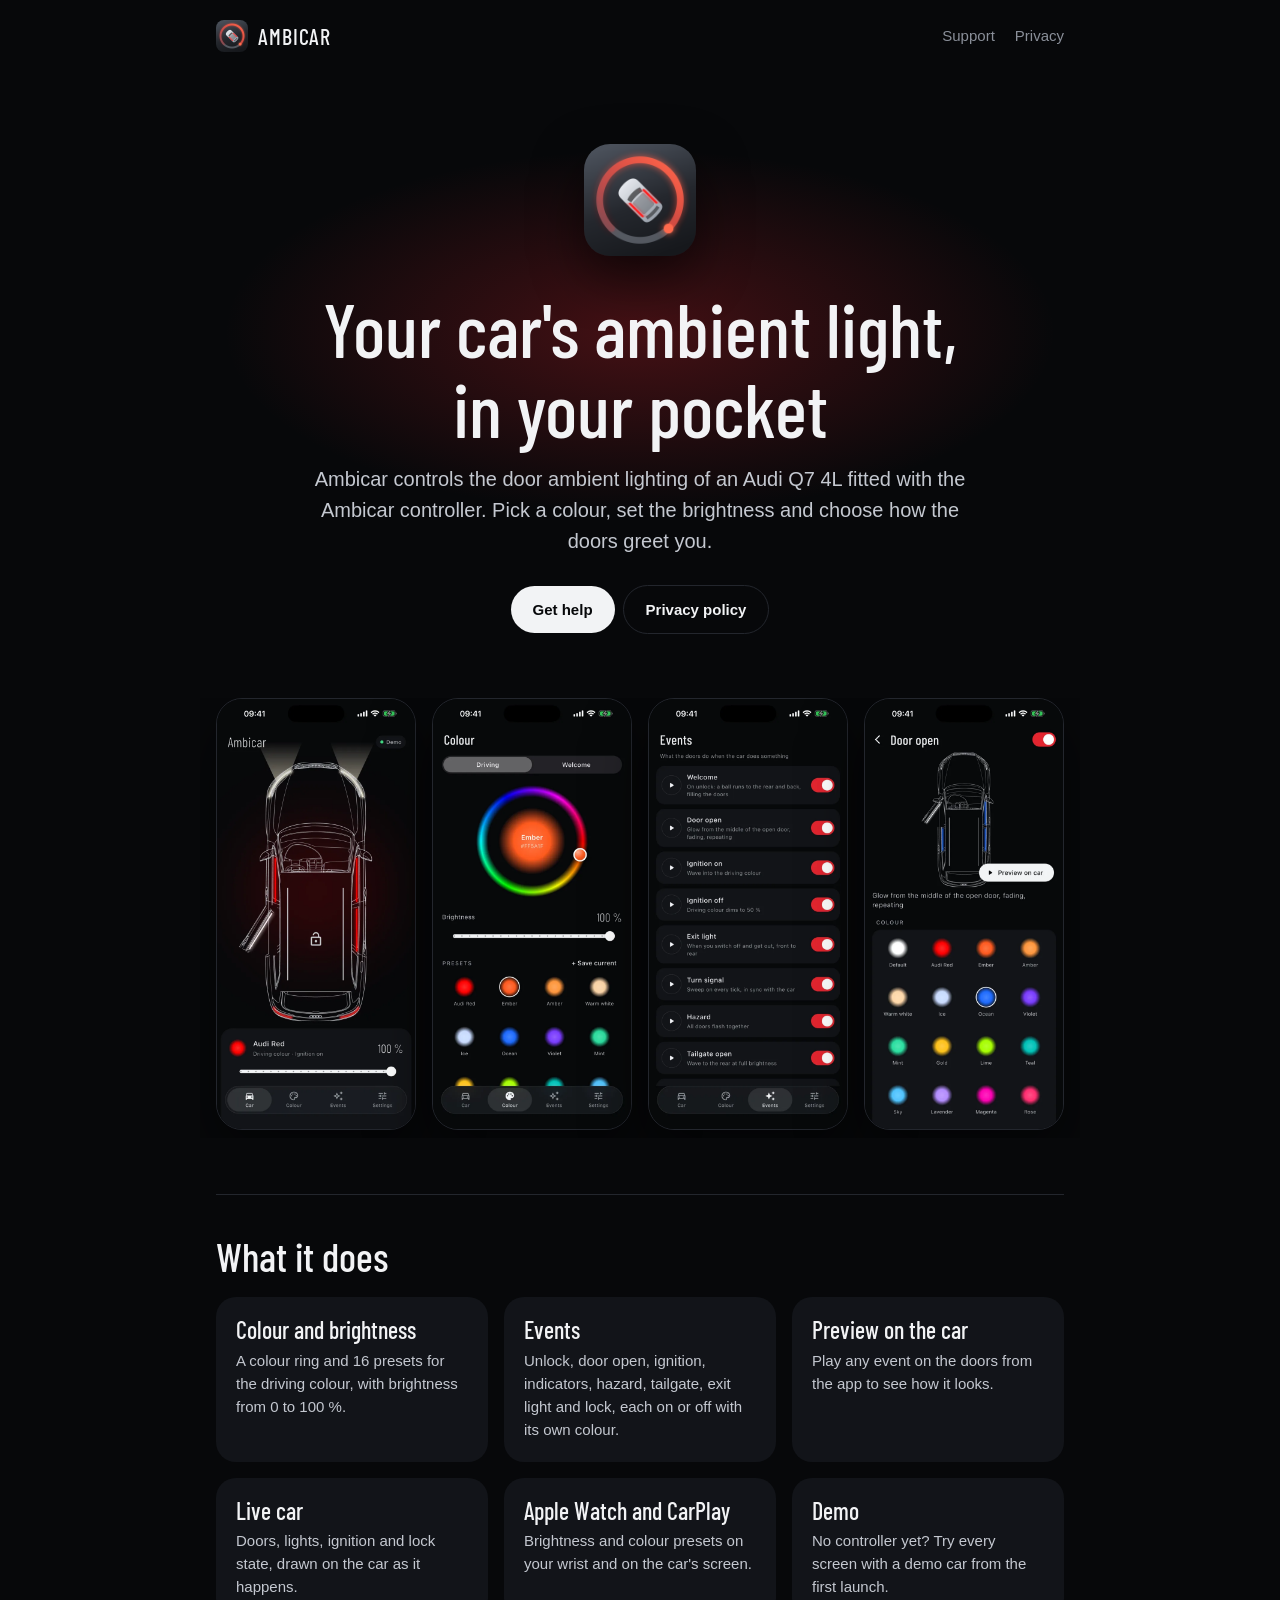
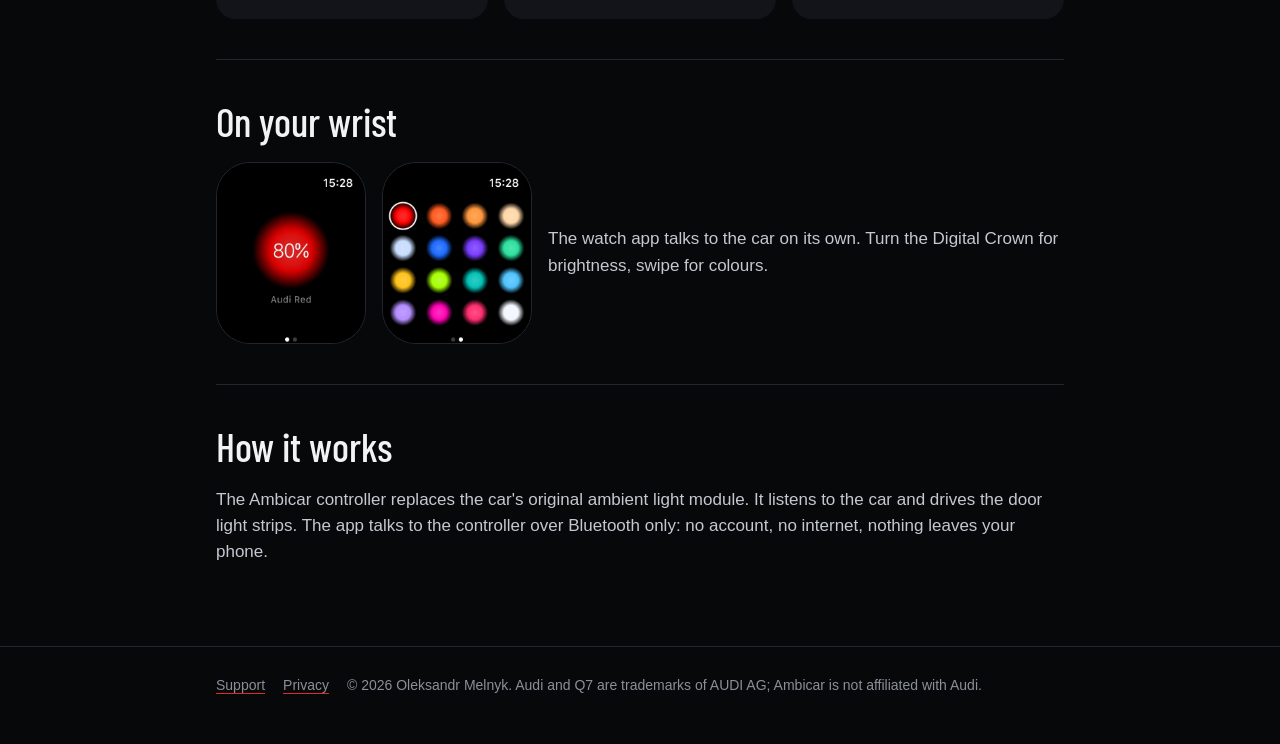
<file: index.html>
<!doctype html>
<html lang="en">
<head>
  <meta charset="utf-8">
  <meta name="viewport" content="width=device-width, initial-scale=1">
  <title>Ambicar</title>
  <meta property="og:image" content="https://ambicar.alexmelnyk.io/assets/shots/og.jpg">
  <meta name="description" content="Ambicar controls the door ambient lighting of an Audi Q7 4L fitted with the Ambicar controller: colour, brightness and how the doors greet you.">
  <link rel="icon" href="assets/icon.png">
  <link rel="apple-touch-icon" href="assets/apple-touch-icon.png">
  <link rel="stylesheet" href="assets/style.css">
</head>
<body>
  <div class="wrap">
    <header class="top">
      <a class="brand" href="/"><img src="assets/icon.png" alt=""><span>AMBICAR</span></a>
      <nav><a href="/support/">Support</a><a href="/privacy/">Privacy</a></nav>
    </header>

    <div class="hero">
      <img class="icon" src="assets/icon.png" alt="Ambicar app icon">
      <h1>Your car's ambient light,<br>in your pocket</h1>
      <p class="lead">Ambicar controls the door ambient lighting of an Audi Q7 4L fitted with the Ambicar controller. Pick a colour, set the brightness and choose how the doors greet you.</p>
      <a class="badge" href="/support/">Get help</a><a class="badge ghost" href="/privacy/">Privacy policy</a>
    </div>

    <div class="shots" aria-label="App screenshots">
      <img src="assets/shots/1-car.webp" width="660" height="1434" alt="Car tab: the Q7 from above with a door open and the light strips lit">
      <img src="assets/shots/2-colour.webp" width="660" height="1434" alt="Colour tab: colour ring, brightness and presets">
      <img src="assets/shots/3-events.webp" width="660" height="1434" alt="Events tab: each event with a preview button and a switch">
      <img src="assets/shots/4-event.webp" width="660" height="1434" alt="Door open event with its own colour">
    </div>

    <section>
      <h2>What it does</h2>
      <div class="grid">
        <div class="card"><h3>Colour and brightness</h3><p>A colour ring and 16 presets for the driving colour, with brightness from 0 to 100 %.</p></div>
        <div class="card"><h3>Events</h3><p>Unlock, door open, ignition, indicators, hazard, tailgate, exit light and lock, each on or off with its own colour.</p></div>
        <div class="card"><h3>Preview on the car</h3><p>Play any event on the doors from the app to see how it looks.</p></div>
        <div class="card"><h3>Live car</h3><p>Doors, lights, ignition and lock state, drawn on the car as it happens.</p></div>
        <div class="card"><h3>Apple Watch and CarPlay</h3><p>Brightness and colour presets on your wrist and on the car's screen.</p></div>
        <div class="card"><h3>Demo</h3><p>No controller yet? Try every screen with a demo car from the first launch.</p></div>
      </div>
    </section>

    <section>
      <h2>On your wrist</h2>
      <div class="watch">
        <img src="assets/shots/watch-1-brightness.webp" width="422" height="514" alt="Apple Watch: brightness on the Digital Crown">
        <img src="assets/shots/watch-2-colours.webp" width="422" height="514" alt="Apple Watch: colour presets">
        <p>The watch app talks to the car on its own. Turn the Digital Crown for brightness, swipe for colours.</p>
      </div>
    </section>

    <section>
      <h2>How it works</h2>
      <p class="lead" style="color:var(--soft);margin:0">The Ambicar controller replaces the car's original ambient light module. It listens to the car and drives the door light strips. The app talks to the controller over Bluetooth only: no account, no internet, nothing leaves your phone.</p>
    </section>
  </div>

  <footer><div class="wrap"><a href="/support/">Support</a><a href="/privacy/">Privacy</a>© 2026 Oleksandr Melnyk. Audi and Q7 are trademarks of AUDI AG; Ambicar is not affiliated with Audi.</div></footer>
</body>
</html>
</file>
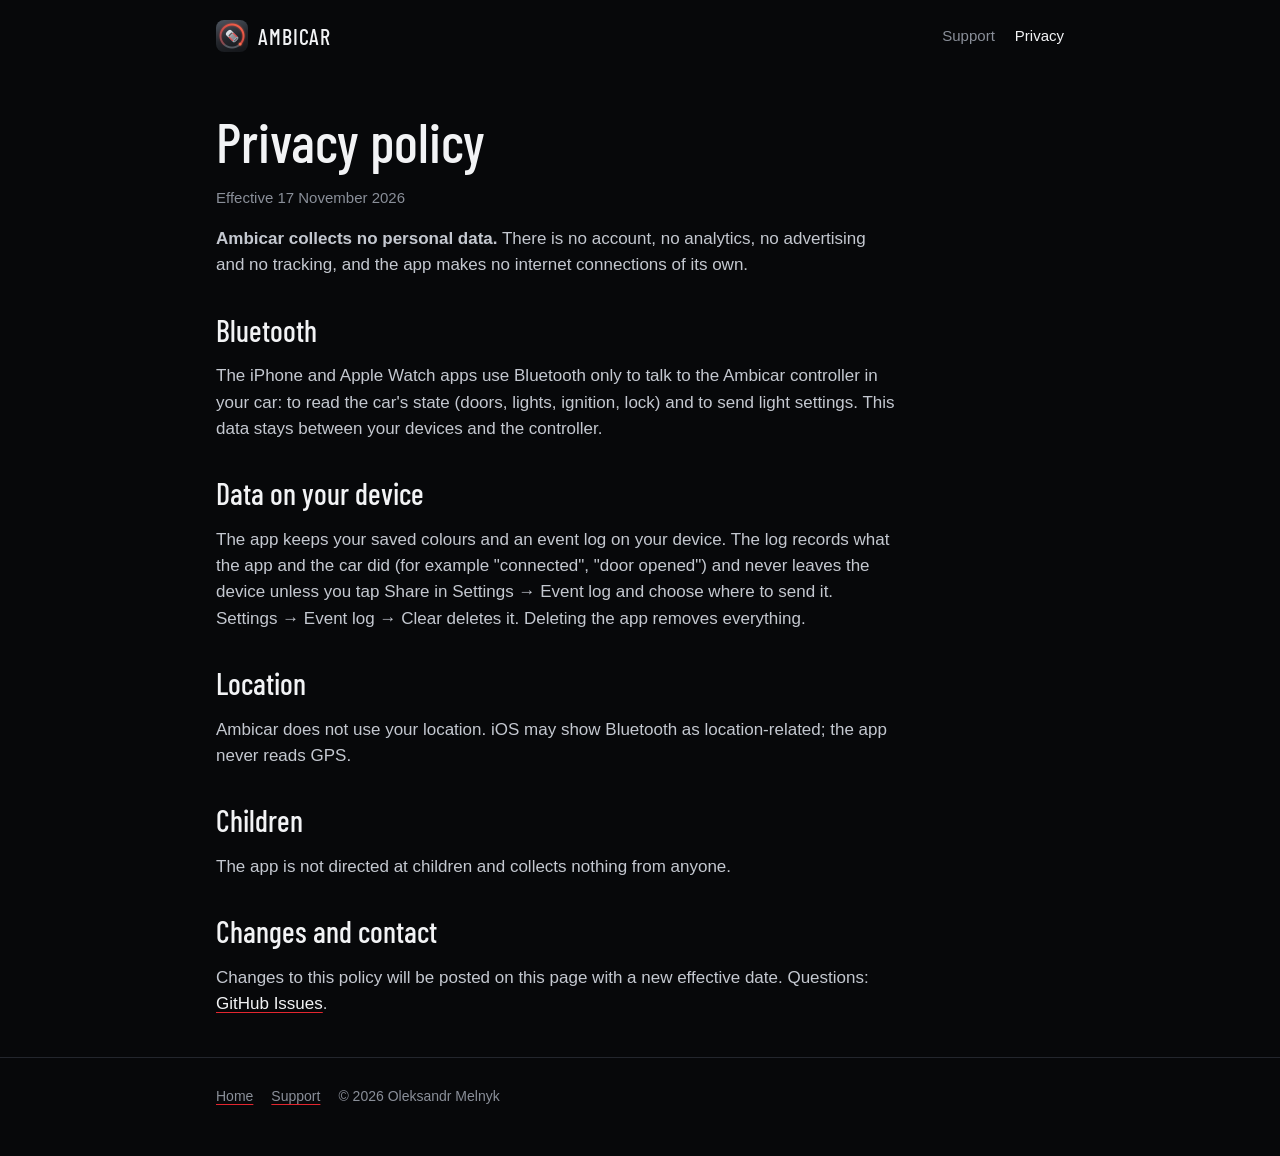
<file: privacy/index.html>
<!doctype html>
<html lang="en">
<head>
  <meta charset="utf-8">
  <meta name="viewport" content="width=device-width, initial-scale=1">
  <title>Ambicar Privacy</title>
  <meta name="description" content="Ambicar collects no personal data. The app talks only to your car's controller over Bluetooth.">
  <link rel="icon" href="../assets/icon.png">
  <link rel="apple-touch-icon" href="../assets/apple-touch-icon.png">
  <link rel="stylesheet" href="../assets/style.css">
</head>
<body>
  <div class="wrap">
    <header class="top">
      <a class="brand" href="/"><img src="../assets/icon.png" alt=""><span>AMBICAR</span></a>
      <nav><a href="/support/">Support</a><a href="/privacy/" aria-current="page">Privacy</a></nav>
    </header>

    <main class="prose">
      <h1>Privacy policy</h1>
      <p class="meta">Effective 17 November 2026</p>

      <p><strong>Ambicar collects no personal data.</strong> There is no account, no analytics, no advertising and no tracking, and the app makes no internet connections of its own.</p>

      <h2>Bluetooth</h2>
      <p>The iPhone and Apple Watch apps use Bluetooth only to talk to the Ambicar controller in your car: to read the car's state (doors, lights, ignition, lock) and to send light settings. This data stays between your devices and the controller.</p>

      <h2>Data on your device</h2>
      <p>The app keeps your saved colours and an event log on your device. The log records what the app and the car did (for example "connected", "door opened") and never leaves the device unless you tap Share in Settings → Event log and choose where to send it. Settings → Event log → Clear deletes it. Deleting the app removes everything.</p>

      <h2>Location</h2>
      <p>Ambicar does not use your location. iOS may show Bluetooth as location-related; the app never reads GPS.</p>

      <h2>Children</h2>
      <p>The app is not directed at children and collects nothing from anyone.</p>

      <h2>Changes and contact</h2>
      <p>Changes to this policy will be posted on this page with a new effective date. Questions: <a href="https://github.com/alex-melnyk/ambicar/issues">GitHub Issues</a>.</p>
    </main>
  </div>

  <footer><div class="wrap"><a href="/">Home</a><a href="/support/">Support</a>© 2026 Oleksandr Melnyk</div></footer>
</body>
</html>
</file>
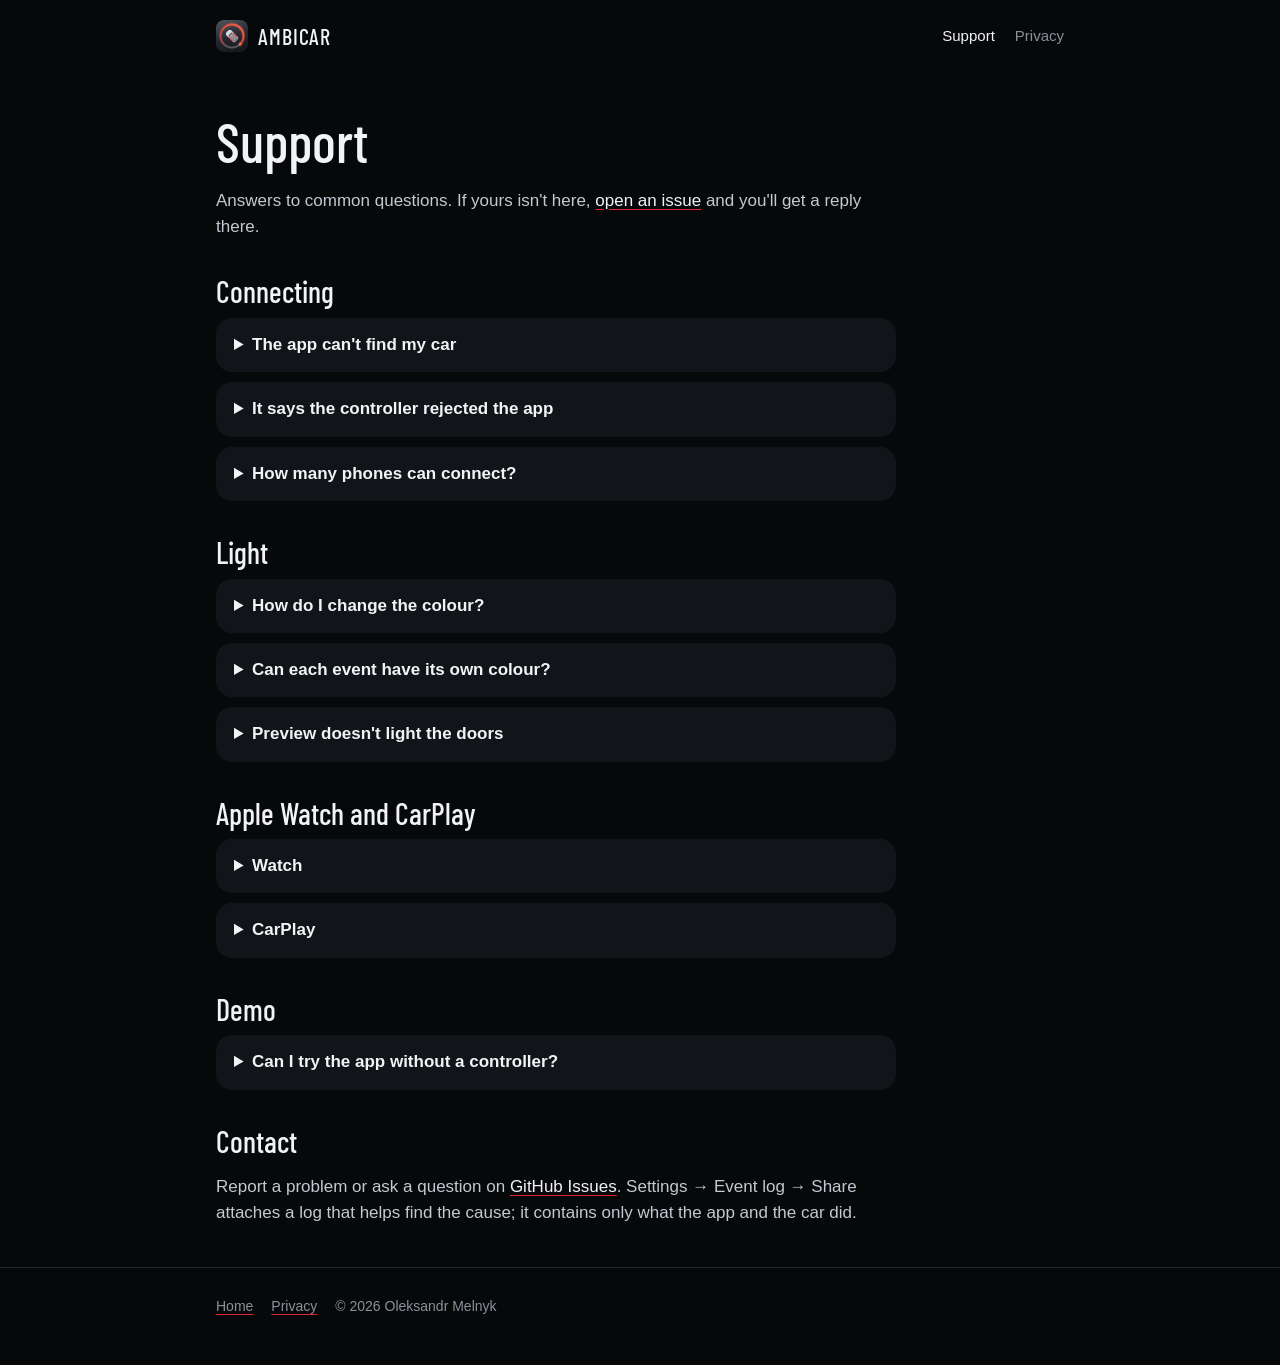
<file: support/index.html>
<!doctype html>
<html lang="en">
<head>
  <meta charset="utf-8">
  <meta name="viewport" content="width=device-width, initial-scale=1">
  <title>Ambicar Support</title>
  <meta name="description" content="Help with the Ambicar app: connecting to the controller, colours, events, Apple Watch and CarPlay.">
  <link rel="icon" href="../assets/icon.png">
  <link rel="apple-touch-icon" href="../assets/apple-touch-icon.png">
  <link rel="stylesheet" href="../assets/style.css">
</head>
<body>
  <div class="wrap">
    <header class="top">
      <a class="brand" href="/"><img src="../assets/icon.png" alt=""><span>AMBICAR</span></a>
      <nav><a href="/support/" aria-current="page">Support</a><a href="/privacy/">Privacy</a></nav>
    </header>

    <main class="prose">
      <h1>Support</h1>
      <p>Answers to common questions. If yours isn't here, <a href="https://github.com/alex-melnyk/ambicar/issues/new">open an issue</a> and you'll get a reply there.</p>

      <h2>Connecting</h2>
      <details><summary>The app can't find my car</summary>
        <p>The controller sleeps with the car. Unlock the car or switch the ignition on, keep the phone within a few metres, and make sure Bluetooth is on and Ambicar is allowed to use it (Settings → Privacy &amp; Security → Bluetooth).</p></details>
      <details><summary>It says the controller rejected the app</summary>
        <p>Each controller is paired with its own app key. Use the app build that came with your controller.</p></details>
      <details><summary>How many phones can connect?</summary>
        <p>Up to three devices at once (for example, two phones and an Apple Watch). Changes made on one show on the others.</p></details>

      <h2>Light</h2>
      <details><summary>How do I change the colour?</summary>
        <p>Colour tab: drag the ring or tap a preset. The bar at the bottom of the Car tab sets brightness; tap its colour to jump to the Colour tab.</p></details>
      <details><summary>Can each event have its own colour?</summary>
        <p>Yes. Events tab → tap an event → Colour. Ignition on and off use the driving colour; Goodbye (lock) only fades out what is lit.</p></details>
      <details><summary>Preview doesn't light the doors</summary>
        <p>Previews need the car awake and the door boards online (Settings → Door boards). After a preview the doors go back to the car's real state.</p></details>

      <h2>Apple Watch and CarPlay</h2>
      <details><summary>Watch</summary>
        <p>The watch app connects to the controller on its own: turn the Digital Crown for brightness, swipe for colour presets.</p></details>
      <details><summary>CarPlay</summary>
        <p>One screen with colour presets and brightness buttons, available once CarPlay support is approved by Apple.</p></details>

      <h2>Demo</h2>
      <details><summary>Can I try the app without a controller?</summary>
        <p>Yes. On the first screen tap "No controller yet? Try the demo", or Settings → Demo car → Start demo. Settings → Exit demo goes back.</p></details>

      <h2>Contact</h2>
      <p>Report a problem or ask a question on <a href="https://github.com/alex-melnyk/ambicar/issues">GitHub Issues</a>. Settings → Event log → Share attaches a log that helps find the cause; it contains only what the app and the car did.</p>
    </main>
  </div>

  <footer><div class="wrap"><a href="/">Home</a><a href="/privacy/">Privacy</a>© 2026 Oleksandr Melnyk</div></footer>
</body>
</html>
</file>
<file: assets/style.css>
@font-face {
  font-family: "Barlow Condensed";
  src: url("BarlowCondensed-Medium.ttf") format("truetype");
  font-weight: 500;
  font-display: swap;
}

:root {
  --night: #07080a;
  --surface: #121419;
  --line: #23262d;
  --text: #f2f3f5;
  --soft: #c4c8d0;
  --muted: #8a8f99;
  --accent: #e3262f;
  --display: "Barlow Condensed", "Arial Narrow", sans-serif;
  --body: -apple-system, BlinkMacSystemFont, "SF Pro Text", "Segoe UI", Roboto, sans-serif;
  color-scheme: dark;
}

* { box-sizing: border-box; }

body {
  margin: 0;
  background: var(--night);
  color: var(--text);
  font: 17px/1.55 var(--body);
  -webkit-font-smoothing: antialiased;
}

a { color: var(--text); text-decoration-color: var(--accent); text-underline-offset: 3px; }
a:hover { color: #fff; }

.wrap { max-width: 880px; margin: 0 auto; padding: 0 16px; }

header.top {
  display: flex; align-items: center; justify-content: space-between;
  padding: 20px 0;
}
.brand { display: flex; align-items: center; gap: 10px; text-decoration: none; }
.brand img { width: 32px; height: 32px; border-radius: 8px; }
.brand span { font: 500 22px/1 var(--display); letter-spacing: 0.04em; }
nav a { color: var(--muted); text-decoration: none; margin-left: 20px; font-size: 15px; }
nav a:hover, nav a[aria-current] { color: var(--text); }

.hero {
  position: relative;
  padding: 72px 0 56px;
  text-align: center;
}
.hero::before {
  content: "";
  position: absolute; inset: 0 -20% auto; height: 520px; z-index: -1;
  background: radial-gradient(closest-side, rgba(227, 38, 47, 0.28), rgba(227, 38, 47, 0) 70%);
  pointer-events: none;
}
.hero img.icon { width: 112px; height: 112px; border-radius: 26px; box-shadow: 0 18px 50px rgba(0, 0, 0, 0.6); }
h1, h2, h3 { font-family: var(--display); font-weight: 500; line-height: 1.05; margin: 0; }
.hero h1 { font-size: clamp(48px, 9vw, 76px); margin-top: 24px; }
.hero p.lead { color: var(--soft); font-size: 20px; max-width: 34em; margin: 16px auto 0; }
.badge {
  display: inline-block; margin-top: 28px; padding: 12px 22px; border-radius: 999px;
  background: var(--text); color: var(--night); font-weight: 600; text-decoration: none; font-size: 15px;
}
.badge.ghost { background: transparent; color: var(--text); border: 1px solid var(--line); margin-left: 8px; }

.shots {
  display: flex; gap: 16px; margin: 8px -16px 56px; padding: 0 16px 8px;
  overflow-x: auto; scroll-snap-type: x mandatory; justify-content: safe center;
  -webkit-overflow-scrolling: touch; scrollbar-width: none;
}
.shots::-webkit-scrollbar { display: none; }
.shots img {
  flex: 0 0 auto; width: 200px; height: auto; border-radius: 26px;
  border: 1px solid var(--line); scroll-snap-align: center;
  box-shadow: 0 24px 60px rgba(0, 0, 0, 0.5);
}
.watch { display: flex; gap: 16px; align-items: center; flex-wrap: wrap; }
.watch img { width: 150px; height: auto; border-radius: 34px; border: 1px solid var(--line); }
.watch p { flex: 1 1 220px; margin: 0; color: var(--soft); }

section { padding: 40px 0; border-top: 1px solid var(--line); }
section h2 { font-size: 40px; margin-bottom: 20px; }
.grid { display: grid; grid-template-columns: repeat(auto-fit, minmax(240px, 1fr)); gap: 16px; }
.card { background: var(--surface); border-radius: 20px; padding: 20px; }
.card h3 { font-size: 24px; margin-bottom: 6px; }
.card p { margin: 0; color: var(--soft); font-size: 15px; }

.prose { max-width: 680px; }
.prose h1 { font-size: 56px; margin: 40px 0 8px; }
.prose h2 { font-size: 30px; margin: 36px 0 10px; }
.prose p, .prose li { color: var(--soft); }
.prose .meta { color: var(--muted); font-size: 15px; }
details { background: var(--surface); border-radius: 16px; padding: 14px 18px; margin: 10px 0; }
summary { cursor: pointer; font-weight: 600; color: var(--text); }
details p { margin: 10px 0 2px; }

footer { border-top: 1px solid var(--line); padding: 28px 0 48px; color: var(--muted); font-size: 14px; margin-top: 40px; }
footer a { color: var(--muted); margin-right: 18px; }

@media (max-width: 520px) {
  nav a { margin-left: 14px; }
  .badge.ghost { margin-left: 0; margin-top: 10px; }
}
</file>
